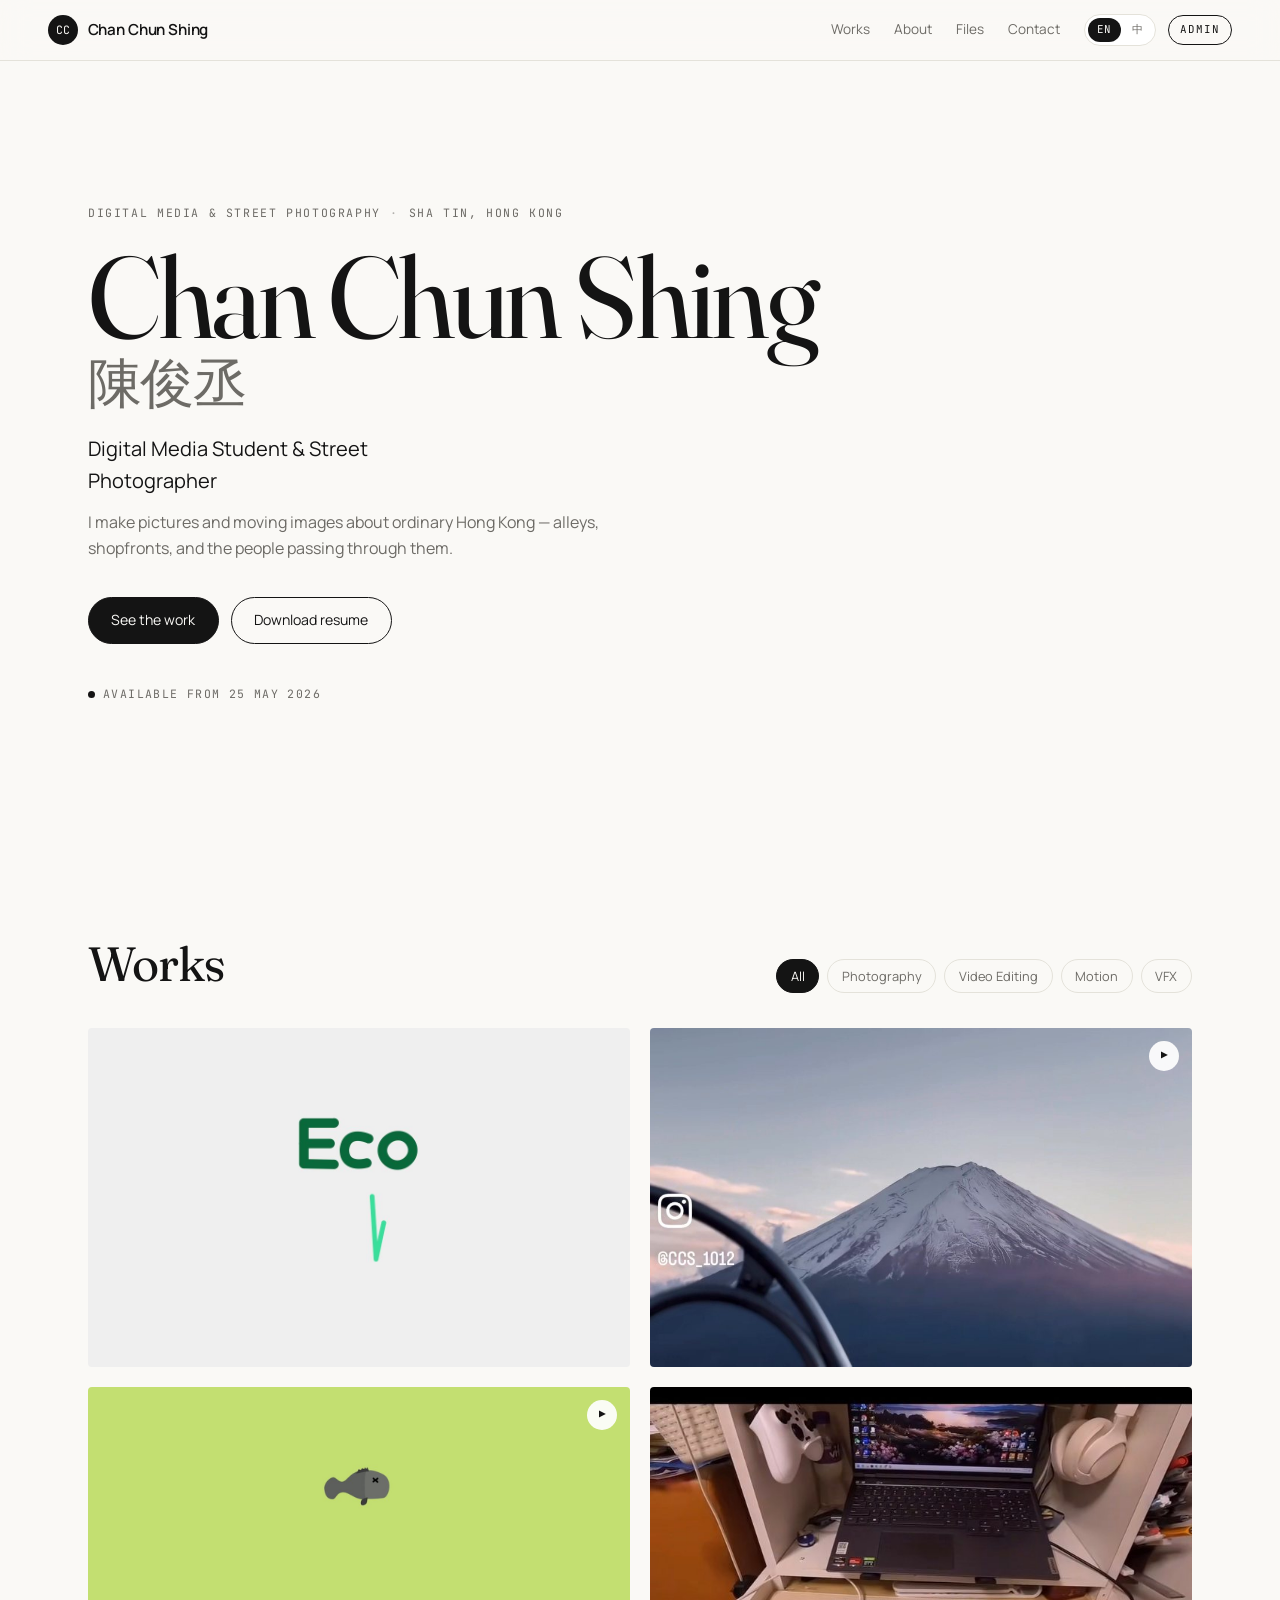
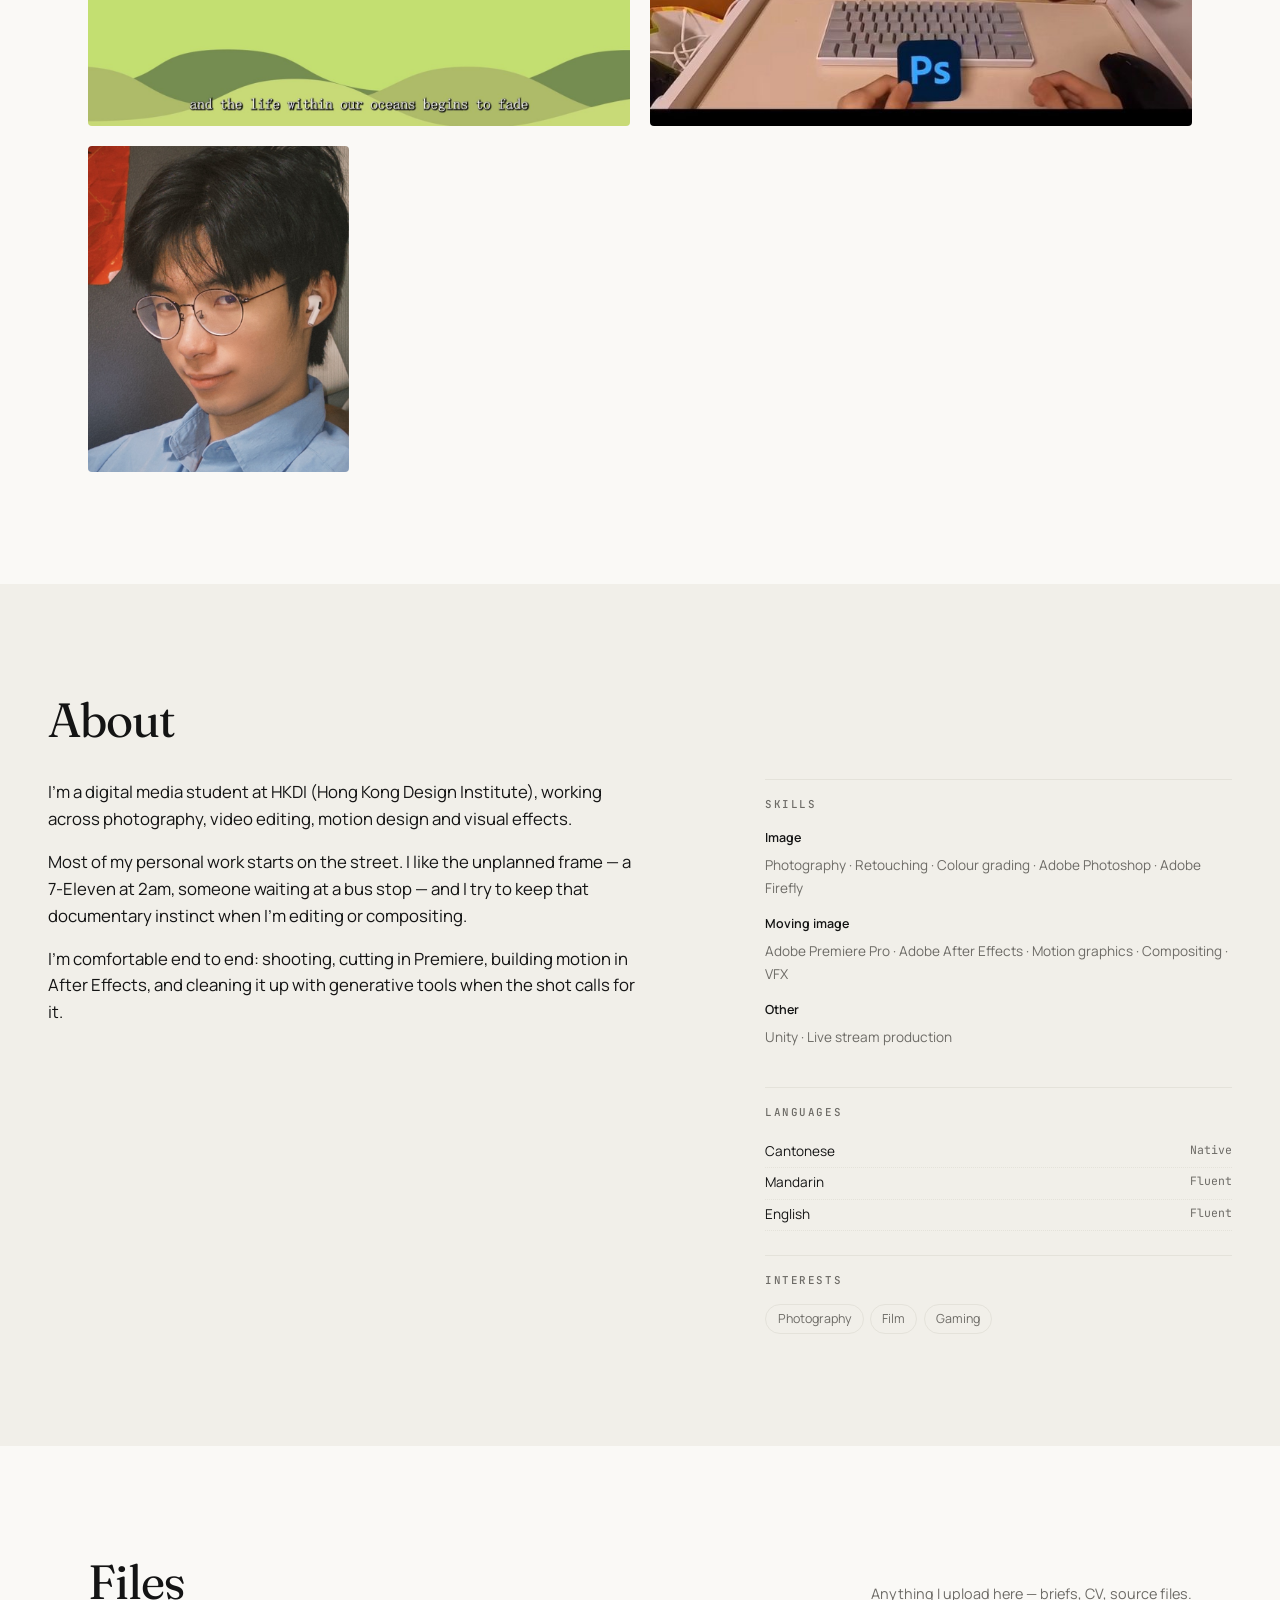
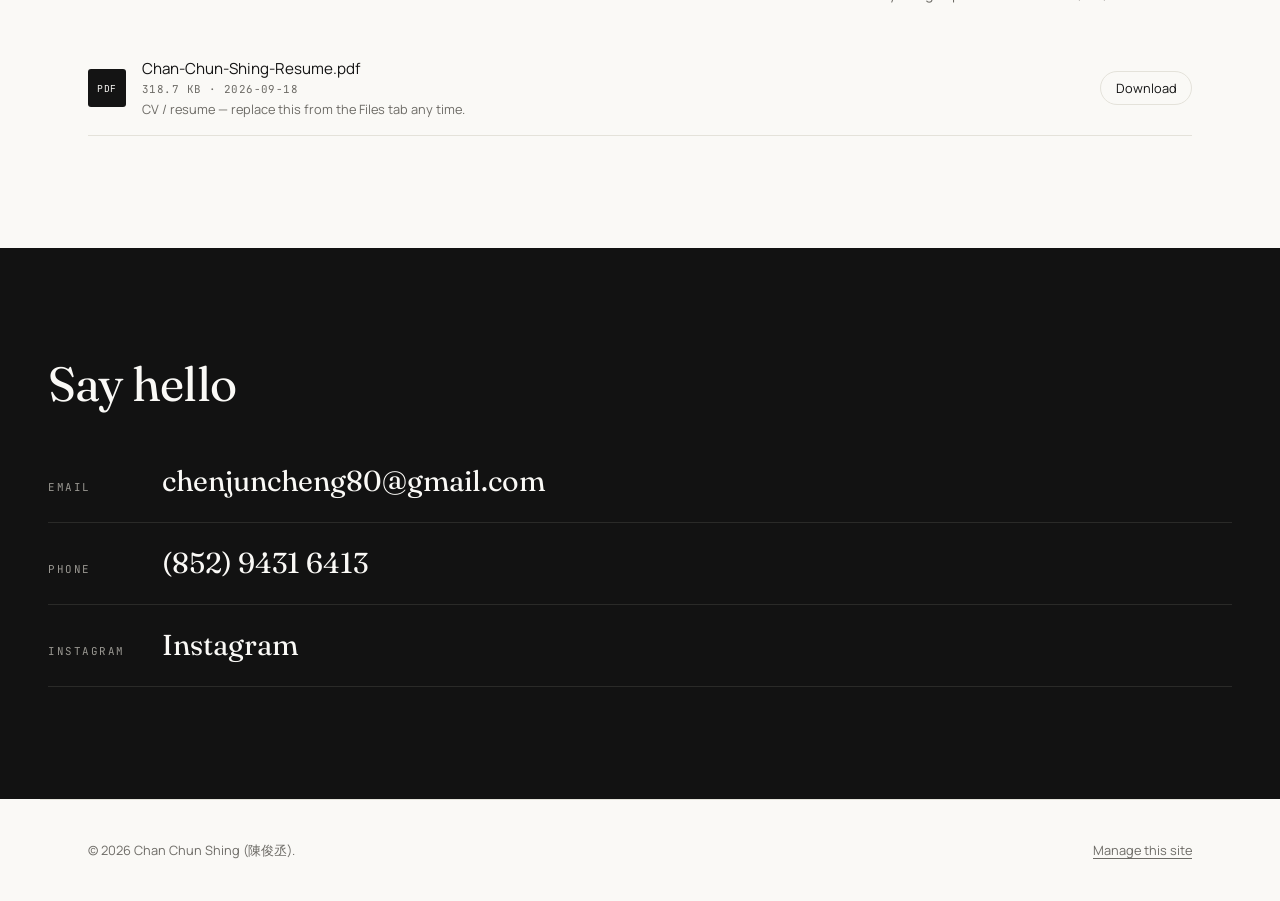
<file: index.html>
<!DOCTYPE html>
<html lang="en">
<head>
<meta charset="utf-8" />
<meta name="viewport" content="width=device-width, initial-scale=1" />
<title>Chan Chun Shing — Studio</title>
<meta name="description" content="Portfolio and file studio of Chan Chun Shing (陳俊丞) — photography, video editing, motion and VFX." />
<link rel="preconnect" href="https://fonts.googleapis.com" />
<link rel="preconnect" href="https://fonts.gstatic.com" crossorigin />
<link href="https://fonts.googleapis.com/css2?family=Fraunces:ital,opsz,wght@0,9..144,300..700;1,9..144,300..700&family=Manrope:wght@300;400;500;600&family=JetBrains+Mono:wght@400;500&display=swap" rel="stylesheet" />
<link rel="stylesheet" href="css/site.css" />
<script>
  // Set the shell language early so CJK copy never flashes in a fallback face.
  try {
    var l = localStorage.getItem("ccs-studio-lang");
    if (!l) l = /^zh/i.test(navigator.language || "") ? "zh" : "en";
    document.documentElement.lang = l === "zh" ? "zh-Hant" : "en";
  } catch (e) {}
</script>
</head>
<body>

<header class="nav" id="nav">
  <a class="nav__brand" href="#top">
    <span class="nav__mark">CC</span>
    <span class="nav__name" data-i18n="Chan Chun Shing">Chan Chun Shing</span>
  </a>
  <nav class="nav__links">
    <a href="#works" data-i18n="Works">Works</a>
    <a href="#about" data-i18n="About">About</a>
    <a href="#files" data-i18n="Files">Files</a>
    <a href="#contact" data-i18n="Contact">Contact</a>
  </nav>
  <div class="nav__tools">
    <button class="lang" id="langBtn" type="button" aria-label="Switch language">
      <span class="lang__opt is-on" data-lang="en">EN</span>
      <span class="lang__opt" data-lang="zh">中</span>
    </button>
    <a class="nav__admin" href="admin.html" data-i18n="Admin">Admin</a>
  </div>
</header>

<main id="top">

  <!-- ===== Hero ===== -->
  <section class="hero">
    <p class="hero__eyebrow reveal">
      <span data-i18n="Digital Media &amp; Street Photography">Digital Media &amp; Street Photography</span>
      <span class="hero__dot">·</span>
      <span data-profile="location">Sha Tin, Hong Kong</span>
    </p>
    <h1 class="hero__title reveal">
      <span class="hero__line" data-profile="name">Chan Chun Shing</span>
      <span class="hero__line hero__line--alt" data-profile="nameAlt">陳俊丞</span>
    </h1>
    <p class="hero__role reveal" data-profile="role">Digital Media Student &amp; Street Photographer</p>
    <p class="hero__tagline reveal" data-profile="tagline"></p>
    <div class="hero__actions reveal">
      <a class="btn btn--solid" href="#works" data-i18n="See the work">See the work</a>
      <a class="btn" id="heroResume" href="#" data-i18n="Download resume">Download resume</a>
    </div>
    <p class="hero__avail reveal" data-profile="available">Available from 25 May 2026</p>
  </section>

  <!-- ===== Works ===== -->
  <section class="section" id="works">
    <div class="section__head">
      <h2 class="section__title" data-i18n="Works">Works</h2>
      <div class="filters" id="filters"></div>
    </div>
    <div class="grid" id="grid">
      <p class="empty" data-i18n="Loading…">Loading…</p>
    </div>
    <p class="empty is-hidden" id="worksEmpty" data-i18n="No work in this category yet.">No work in this category yet.</p>
  </section>

  <!-- ===== About ===== -->
  <section class="section section--alt" id="about">
    <div class="section__head">
      <h2 class="section__title" data-i18n="About">About</h2>
    </div>
    <div class="about">
      <div class="about__text" id="aboutText"></div>
      <aside class="about__side">
        <div class="panel">
          <h3 class="panel__title" data-i18n="Skills">Skills</h3>
          <div id="skills"></div>
        </div>
        <div class="panel">
          <h3 class="panel__title" data-i18n="Languages">Languages</h3>
          <ul class="langs" id="langs"></ul>
        </div>
        <div class="panel">
          <h3 class="panel__title" data-i18n="Interests">Interests</h3>
          <ul class="tags" id="interests"></ul>
        </div>
      </aside>
    </div>
  </section>

  <!-- ===== Files ===== -->
  <section class="section" id="files">
    <div class="section__head">
      <h2 class="section__title" data-i18n="Files">Files</h2>
      <p class="section__note" data-i18n="Anything I upload here — briefs, CV, source files.">Anything I upload here — briefs, CV, source files.</p>
    </div>
    <ul class="files" id="filesList">
      <li class="empty" data-i18n="Loading…">Loading…</li>
    </ul>
  </section>

  <!-- ===== Contact ===== -->
  <section class="section section--dark" id="contact">
    <h2 class="section__title section__title--dark" data-i18n="Say hello">Say hello</h2>
    <div class="contact">
      <a class="contact__row" id="cEmail" href="#">
        <span class="contact__k" data-i18n="Email">Email</span>
        <span class="contact__v" data-profile="email">chenjuncheng80@gmail.com</span>
      </a>
      <a class="contact__row" id="cPhone" href="#">
        <span class="contact__k" data-i18n="Phone">Phone</span>
        <span class="contact__v" data-profile="phone">(852) 9431 6413</span>
      </a>
      <div id="cLinks"></div>
    </div>
  </section>

</main>

<footer class="footer">
  <p>© <span id="year"></span> <span data-profile="name">Chan Chun Shing</span> (<span data-profile="nameAlt">陳俊丞</span>).</p>
  <p class="footer__sub"><a href="admin.html" data-i18n="Manage this site">Manage this site</a></p>
</footer>

<!-- ===== Lightbox ===== -->
<div class="lightbox" id="lightbox" role="dialog" aria-modal="true" hidden>
  <button class="lightbox__close" id="lbClose" type="button" aria-label="Close">×</button>
  <button class="lightbox__nav lightbox__nav--prev" id="lbPrev" type="button" aria-label="Previous">‹</button>
  <button class="lightbox__nav lightbox__nav--next" id="lbNext" type="button" aria-label="Next">›</button>
  <figure class="lightbox__figure">
    <div class="lightbox__stage" id="lbStage"></div>
    <figcaption>
      <h3 id="lbTitle"></h3>
      <p id="lbMeta"></p>
      <p class="lightbox__desc" id="lbDesc"></p>
      <a class="lightbox__link" id="lbLink" href="#" target="_blank" rel="noopener" hidden data-i18n="Open link">Open link</a>
    </figcaption>
  </figure>
</div>

<script src="js/i18n.js"></script>
<script src="js/site.js"></script>
</body>
</html>
</file>
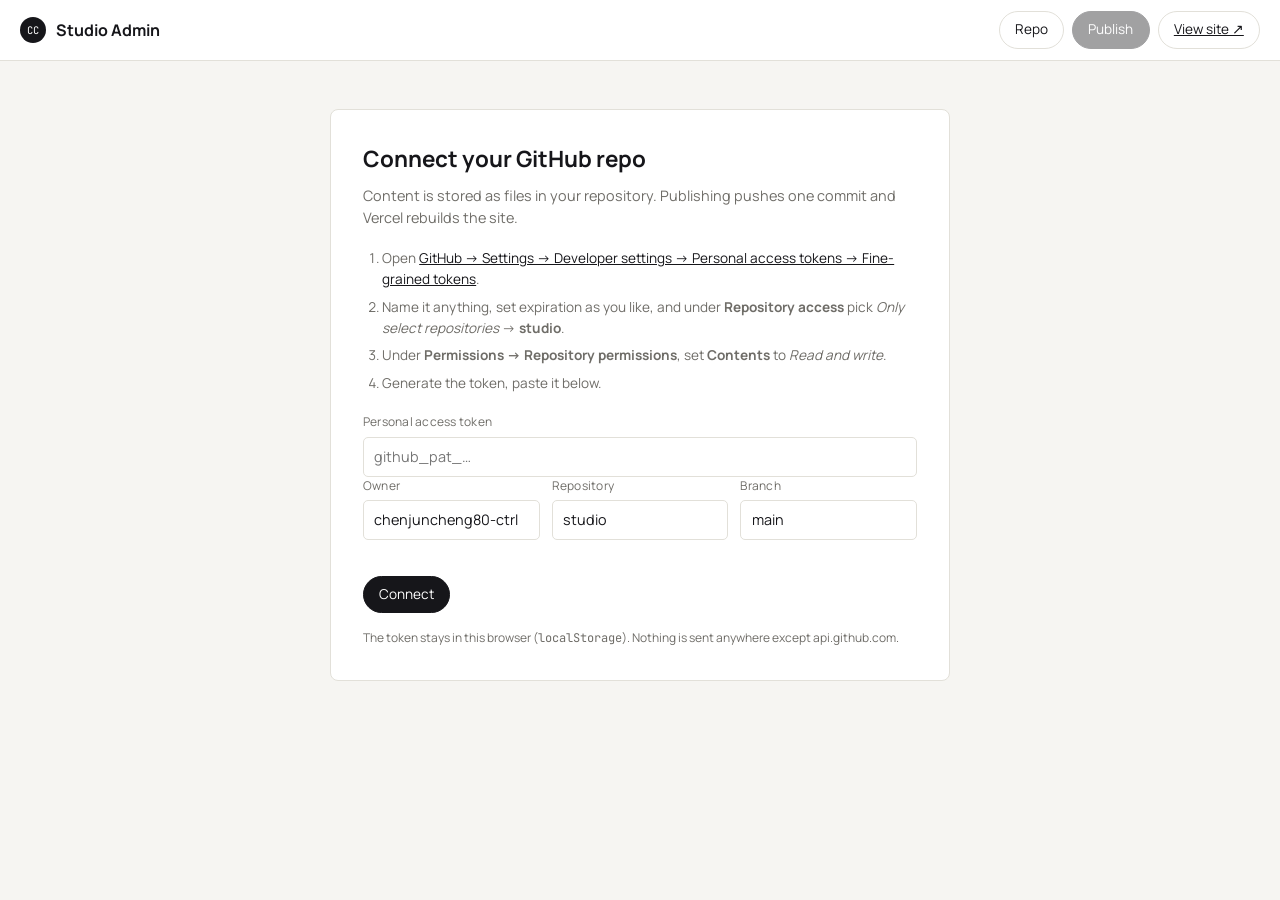
<file: admin.html>
<!DOCTYPE html>
<html lang="en">
<head>
<meta charset="utf-8" />
<meta name="viewport" content="width=device-width, initial-scale=1" />
<title>Studio — Admin</title>
<meta name="robots" content="noindex" />
<link href="https://fonts.googleapis.com/css2?family=Manrope:wght@400;500;600&family=JetBrains+Mono:wght@400;500&display=swap" rel="stylesheet" />
<link rel="stylesheet" href="css/admin.css" />
</head>
<body>

<header class="bar">
  <div class="bar__left">
    <span class="bar__mark">CC</span>
    <strong>Studio Admin</strong>
    <span class="bar__repo" id="repoLabel"></span>
  </div>
  <div class="bar__right">
    <span class="bar__status" id="status"></span>
    <button class="btn btn--ghost" id="btnSettings" type="button">Repo</button>
    <button class="btn" id="btnPublish" type="button" disabled>Publish</button>
    <a class="btn btn--ghost" href="index.html" target="_blank" rel="noopener">View site ↗</a>
  </div>
</header>

<!-- ===== connect ===== -->
<section class="auth" id="auth">
  <div class="auth__card">
    <h1>Connect your GitHub repo</h1>
    <p class="auth__lead">Content is stored as files in your repository. Publishing pushes one commit and Vercel rebuilds the site.</p>
    <ol class="auth__steps">
      <li>Open <a href="https://github.com/settings/personal-access-tokens/new" target="_blank" rel="noopener">GitHub → Settings → Developer settings → Personal access tokens → Fine-grained tokens</a>.</li>
      <li>Name it anything, set expiration as you like, and under <strong>Repository access</strong> pick <em>Only select repositories</em> → <strong>studio</strong>.</li>
      <li>Under <strong>Permissions → Repository permissions</strong>, set <strong>Contents</strong> to <em>Read and write</em>.</li>
      <li>Generate the token, paste it below.</li>
    </ol>
    <label class="field">
      <span>Personal access token</span>
      <input type="password" id="tokenInput" placeholder="github_pat_…" autocomplete="off" />
    </label>
    <div class="auth__grid">
      <label class="field"><span>Owner</span><input id="ownerInput" value="chenjuncheng80-ctrl" /></label>
      <label class="field"><span>Repository</span><input id="repoInput" value="studio" /></label>
      <label class="field"><span>Branch</span><input id="branchInput" value="main" /></label>
    </div>
    <p class="auth__err" id="authErr"></p>
    <button class="btn" id="btnConnect" type="button">Connect</button>
    <p class="auth__note">The token stays in this browser (<code>localStorage</code>). Nothing is sent anywhere except api.github.com.</p>
  </div>
</section>

<!-- ===== app ===== -->
<main class="app" id="app" hidden>
  <nav class="tabs" id="tabs">
    <button class="tab is-on" data-tab="works" type="button">Works</button>
    <button class="tab" data-tab="files" type="button">Files</button>
    <button class="tab" data-tab="profile" type="button">Profile</button>
  </nav>

  <!-- works -->
  <section class="panel" data-panel="works">
    <div class="panel__bar">
      <h2>Works <span class="count" id="worksCount"></span></h2>
      <div class="panel__actions">
        <button class="btn btn--ghost" id="btnCats" type="button">Categories</button>
        <button class="btn" id="btnAddWork" type="button">+ Add work</button>
      </div>
    </div>
    <p class="hint">Drag a row to reorder. Changes only go live after <strong>Publish</strong>.</p>
    <ul class="rows" id="workRows"></ul>
  </section>

  <!-- files -->
  <section class="panel" data-panel="files" hidden>
    <div class="panel__bar">
      <h2>Files <span class="count" id="filesCount"></span></h2>
      <div class="panel__actions">
        <button class="btn" id="btnUpload" type="button">Upload files</button>
        <input type="file" id="filePick" multiple hidden />
      </div>
    </div>
    <p class="hint">Anything up to 25&nbsp;MB each. One of these can be marked as the resume that the hero button downloads.</p>
    <div class="drop" id="drop">Drop files here, or click to choose</div>
    <ul class="rows" id="fileRows"></ul>
  </section>

  <!-- profile -->
  <section class="panel" data-panel="profile" hidden>
    <div class="panel__bar"><h2>Profile</h2></div>
    <div class="form">
      <div class="form__grid">
        <label class="field"><span>Name</span><input data-p="name" /></label>
        <label class="field"><span>Name (alt / 中文)</span><input data-p="nameAlt" /></label>
        <label class="field"><span>Role</span><input data-p="role" /></label>
        <label class="field"><span>Location</span><input data-p="location" /></label>
        <label class="field"><span>Availability note</span><input data-p="available" /></label>
        <label class="field"><span>Resume file</span><input data-p="resumeFile" readonly class="is-readonly" /></label>
        <label class="field"><span>Email</span><input data-p="email" /></label>
        <label class="field"><span>Phone</span><input data-p="phone" /></label>
      </div>
      <label class="field"><span>Tagline</span><textarea data-p="tagline" rows="2"></textarea></label>
      <label class="field"><span>About — one paragraph per line</span><textarea data-p="about" rows="5"></textarea></label>
      <label class="field"><span>Interests — comma separated</span><input data-p="interests" /></label>

      <div class="sub">
        <div class="sub__head"><h3>Links</h3><button class="btn btn--mini" data-add="links" type="button">+ Add</button></div>
        <ul class="sub__list" data-list="links"></ul>
      </div>
      <div class="sub">
        <div class="sub__head"><h3>Skill groups</h3><button class="btn btn--mini" data-add="skills" type="button">+ Add</button></div>
        <ul class="sub__list" data-list="skills"></ul>
      </div>
      <div class="sub">
        <div class="sub__head"><h3>Languages</h3><button class="btn btn--mini" data-add="languages" type="button">+ Add</button></div>
        <ul class="sub__list" data-list="languages"></ul>
      </div>
    </div>
  </section>
</main>

<!-- ===== work editor ===== -->
<div class="modal" id="workModal" hidden>
  <div class="modal__box">
    <header class="modal__head"><h3 id="workModalTitle">Edit work</h3><button class="modal__x" data-close type="button">×</button></header>
    <div class="modal__body">
      <div class="form__grid">
        <label class="field"><span>Title</span><input data-w="title" /></label>
        <label class="field"><span>Category</span><select data-w="category"></select></label>
        <label class="field"><span>Year</span><input data-w="year" placeholder="2026" /></label>
        <label class="field"><span>Type</span>
          <select data-w="type"><option value="image">Image</option><option value="video">Video</option></select>
        </label>
      </div>
      <label class="field"><span>Description</span><textarea data-w="desc" rows="3"></textarea></label>
      <label class="field"><span>External link (optional)</span><input data-w="link" placeholder="https://…" /></label>
      <div class="field">
        <span>Media file</span>
        <div class="media">
          <div class="media__preview" id="mediaPreview"></div>
          <div class="media__pick">
            <button class="btn btn--ghost" id="btnPickMedia" type="button">Choose file…</button>
            <input type="file" id="mediaPick" accept="image/*,video/*" hidden />
            <p class="hint" id="mediaName">No file chosen</p>
          </div>
        </div>
      </div>
      <label class="field"><span>Poster image (videos only, optional)</span>
        <div class="media">
          <div class="media__pick">
            <button class="btn btn--ghost" id="btnPickPoster" type="button">Choose poster…</button>
            <input type="file" id="posterPick" accept="image/*" hidden />
            <p class="hint" id="posterName">No poster</p>
          </div>
        </div>
      </label>
      <label class="check"><input type="checkbox" data-w="featured" /><span>Featured — spans two columns</span></label>
    </div>
    <footer class="modal__foot">
      <button class="btn btn--ghost" data-close type="button">Cancel</button>
      <button class="btn" id="btnSaveWork" type="button">Save</button>
    </footer>
  </div>
</div>

<!-- ===== category editor ===== -->
<div class="modal" id="catModal" hidden>
  <div class="modal__box modal__box--sm">
    <header class="modal__head"><h3>Categories</h3><button class="modal__x" data-close type="button">×</button></header>
    <div class="modal__body">
      <ul class="sub__list" id="catList"></ul>
      <button class="btn btn--mini" id="btnAddCat" type="button">+ Add category</button>
    </div>
    <footer class="modal__foot">
      <button class="btn btn--ghost" data-close type="button">Close</button>
    </footer>
  </div>
</div>

<div class="toast" id="toast" hidden></div>

<script src="js/github.js"></script>
<script src="js/admin.js"></script>
</body>
</html>
</file>
<file: css/site.css>
/* =========================================================
   Chan Chun Shing — Studio
   Editorial black & white. Content lives in data/*.json and
   is edited from admin.html.
   ========================================================= */

:root {
  --bg: #faf9f6;
  --bg-alt: #f1efe9;
  --paper: #ffffff;
  --ink: #141414;
  --muted: #6d6b66;
  --line: #e4e2da;
  --line-dark: #2a2a28;
  --dark: #121212;
  --dark-2: #1a1a18;
  --dark-muted: #9a9892;

  --font-display: "Fraunces", Georgia, "Times New Roman", serif;
  --font-body: "Manrope", -apple-system, BlinkMacSystemFont, "Segoe UI", sans-serif;
  --font-mono: "JetBrains Mono", "SFMono-Regular", Consolas, monospace;
  --font-cjk: "PingFang SC", "PingFang HK", "Hiragino Sans GB", "Microsoft YaHei", "Noto Sans SC", sans-serif;

  --maxw: 1200px;
  --pad: clamp(1.25rem, 4vw, 3rem);
  --ease: cubic-bezier(0.16, 1, 0.3, 1);
}

* { box-sizing: border-box; margin: 0; padding: 0; }
html { scroll-behavior: smooth; }
html[lang^="zh"] {
  --font-display: "Fraunces", var(--font-cjk);
  --font-body: "Manrope", var(--font-cjk);
  --font-mono: "JetBrains Mono", var(--font-cjk);
}

body {
  font-family: var(--font-body);
  color: var(--ink);
  background: var(--bg);
  line-height: 1.6;
  -webkit-font-smoothing: antialiased;
  text-rendering: optimizeLegibility;
  overflow-x: hidden;
}

::selection { background: var(--ink); color: var(--bg); }
a { color: inherit; text-decoration: none; }
img, video { display: block; max-width: 100%; }
ul { list-style: none; }
button { font: inherit; color: inherit; }

.is-hidden { display: none !important; }
.empty { color: var(--muted); font-size: 0.95rem; padding: 1rem 0; }

/* ---------- Reveal ---------- */
.reveal { opacity: 0; transform: translateY(26px); transition: opacity .7s var(--ease), transform .7s var(--ease); }
.reveal.is-in { opacity: 1; transform: none; }

/* ---------- Nav ---------- */
.nav {
  position: fixed; inset: 0 0 auto 0; z-index: 60;
  display: flex; align-items: center; gap: 1.5rem;
  padding: 0.9rem var(--pad);
  background: rgba(250, 249, 246, 0.82);
  backdrop-filter: blur(14px);
  border-bottom: 1px solid var(--line);
}
.nav__brand { display: flex; align-items: center; gap: 0.6rem; }
.nav__mark {
  display: grid; place-items: center;
  width: 30px; height: 30px; border-radius: 50%;
  background: var(--ink); color: var(--bg);
  font-family: var(--font-mono); font-size: 0.72rem; letter-spacing: 0.04em;
}
.nav__name { font-weight: 600; font-size: 0.95rem; letter-spacing: -0.01em; }
.nav__links { display: flex; gap: 1.5rem; margin-left: auto; }
.nav__links a {
  font-size: 0.85rem; color: var(--muted); position: relative; padding: 0.2rem 0;
  transition: color .3s var(--ease);
}
.nav__links a::after {
  content: ""; position: absolute; left: 0; bottom: 0; height: 1px; width: 100%;
  background: var(--ink); transform: scaleX(0); transform-origin: left;
  transition: transform .4s var(--ease);
}
.nav__links a:hover { color: var(--ink); }
.nav__links a:hover::after { transform: scaleX(1); }
.nav__tools { display: flex; align-items: center; gap: 0.75rem; }

.lang {
  display: inline-flex; align-items: center; gap: 0.15rem;
  padding: 0.18rem; border-radius: 999px;
  border: 1px solid var(--line); background: var(--paper); cursor: pointer;
}
.lang__opt {
  padding: 0.2rem 0.55rem; border-radius: 999px;
  font-family: var(--font-mono); font-size: 0.68rem; letter-spacing: 0.06em;
  color: var(--muted); transition: background .25s var(--ease), color .25s var(--ease);
}
.lang__opt.is-on { background: var(--ink); color: var(--bg); }

.nav__admin {
  font-family: var(--font-mono); font-size: 0.68rem; letter-spacing: 0.08em;
  text-transform: uppercase; padding: 0.35rem 0.7rem; border-radius: 999px;
  border: 1px solid var(--ink); transition: background .25s var(--ease), color .25s var(--ease);
}
.nav__admin:hover { background: var(--ink); color: var(--bg); }

/* ---------- Hero ---------- */
.hero {
  min-height: 92vh; display: flex; flex-direction: column; justify-content: center;
  padding: 9rem var(--pad) 4rem; max-width: var(--maxw); margin: 0 auto;
}
.hero__eyebrow {
  font-family: var(--font-mono); font-size: 0.72rem; letter-spacing: 0.14em;
  text-transform: uppercase; color: var(--muted); display: flex; gap: 0.6rem; flex-wrap: wrap;
}
.hero__dot { opacity: 0.5; }
.hero__title { margin: 1.2rem 0 0; display: flex; flex-direction: column; }
.hero__line {
  font-family: var(--font-display); font-weight: 400;
  font-size: clamp(2.6rem, 9vw, 7.5rem); line-height: 0.94; letter-spacing: -0.03em;
}
.hero__line--alt { color: var(--muted); font-size: clamp(1.4rem, 4.4vw, 3.4rem); margin-top: 0.4rem; }
.hero__role { margin-top: 1.6rem; font-size: clamp(1rem, 2vw, 1.25rem); max-width: 34ch; }
.hero__tagline { margin-top: 0.8rem; color: var(--muted); max-width: 52ch; }
.hero__actions { margin-top: 2.2rem; display: flex; gap: 0.75rem; flex-wrap: wrap; }
.hero__avail {
  margin-top: 2.6rem; font-family: var(--font-mono); font-size: 0.72rem;
  letter-spacing: 0.12em; text-transform: uppercase; color: var(--muted);
  display: flex; align-items: center; gap: 0.5rem;
}
.hero__avail::before {
  content: ""; width: 7px; height: 7px; border-radius: 50%; background: var(--ink);
}

.btn {
  display: inline-flex; align-items: center; gap: 0.5rem;
  padding: 0.7rem 1.4rem; border-radius: 999px; border: 1px solid var(--ink);
  font-size: 0.88rem; cursor: pointer;
  transition: background .3s var(--ease), color .3s var(--ease), transform .3s var(--ease);
}
.btn:hover { transform: translateY(-2px); }
.btn--solid { background: var(--ink); color: var(--bg); }
.btn--solid:hover { background: var(--dark-2); }

/* ---------- Sections ---------- */
.section { padding: clamp(4rem, 9vw, 7rem) var(--pad); max-width: var(--maxw); margin: 0 auto; }
.section--alt { max-width: none; background: var(--bg-alt); }
.section--alt > * { max-width: var(--maxw); margin-inline: auto; }
.section--dark { max-width: none; background: var(--dark); color: var(--bg); }
.section--dark > * { max-width: var(--maxw); margin-inline: auto; }

.section__head { display: flex; align-items: baseline; justify-content: space-between; gap: 1.5rem; flex-wrap: wrap; margin-bottom: 2.2rem; }
.section__title {
  font-family: var(--font-display); font-weight: 400;
  font-size: clamp(1.8rem, 4vw, 3rem); letter-spacing: -0.02em; line-height: 1;
}
.section__title--dark { color: var(--bg); }
.section__note { color: var(--muted); font-size: 0.9rem; }
.section--dark .section__note { color: var(--dark-muted); }

/* ---------- Filters ---------- */
.filters { display: flex; gap: 0.5rem; flex-wrap: wrap; }
.filter {
  padding: 0.35rem 0.85rem; border-radius: 999px; border: 1px solid var(--line);
  background: transparent; cursor: pointer; font-size: 0.8rem; color: var(--muted);
  transition: all .25s var(--ease);
}
.filter:hover { border-color: var(--ink); color: var(--ink); }
.filter.is-on { background: var(--ink); border-color: var(--ink); color: var(--bg); }

/* ---------- Work grid ---------- */
.grid { display: grid; grid-template-columns: repeat(auto-fill, minmax(260px, 1fr)); gap: 1.25rem; }
.card {
  position: relative; overflow: hidden; border-radius: 4px; cursor: pointer;
  background: var(--bg-alt); aspect-ratio: 4 / 5; border: 0; padding: 0; text-align: left;
  display: block; width: 100%;
}
.card--wide { grid-column: span 2; aspect-ratio: 8 / 5; }
.card__media { width: 100%; height: 100%; object-fit: cover; transition: transform .9s var(--ease), filter .6s var(--ease); }
.card:hover .card__media { transform: scale(1.05); }
.card__mask {
  position: absolute; inset: 0; padding: 1.1rem; display: flex; flex-direction: column; justify-content: flex-end;
  background: linear-gradient(to top, rgba(10, 10, 10, 0.78) 0%, rgba(10, 10, 10, 0.15) 55%, rgba(10, 10, 10, 0) 100%);
  color: #fff; opacity: 0; transition: opacity .45s var(--ease);
}
.card:hover .card__mask, .card:focus-visible .card__mask { opacity: 1; }
.card__cat { font-family: var(--font-mono); font-size: 0.65rem; letter-spacing: 0.12em; text-transform: uppercase; opacity: 0.85; }
.card__title { font-family: var(--font-display); font-weight: 400; font-size: 1.15rem; line-height: 1.2; margin-top: 0.25rem; }
.card__year { font-family: var(--font-mono); font-size: 0.7rem; opacity: 0.8; margin-top: 0.2rem; }
.card__play {
  position: absolute; top: 0.8rem; right: 0.8rem; width: 30px; height: 30px; border-radius: 50%;
  display: grid; place-items: center; background: rgba(255,255,255,0.92); color: #141414;
  font-size: 0.7rem; font-family: var(--font-mono);
}

/* ---------- About ---------- */
.about { display: grid; grid-template-columns: 1.4fr 1fr; gap: clamp(2rem, 5vw, 4rem); }
.about__text p { font-size: 1.05rem; margin-bottom: 1rem; max-width: 60ch; }
.about__text p:last-child { margin-bottom: 0; }
.about__side { display: flex; flex-direction: column; gap: 1.5rem; }
.panel { border-top: 1px solid var(--line); padding-top: 1rem; }
.panel__title {
  font-family: var(--font-mono); font-size: 0.68rem; letter-spacing: 0.14em;
  text-transform: uppercase; color: var(--muted); font-weight: 500; margin-bottom: 0.9rem;
}
.skill { margin-bottom: 0.9rem; }
.skill__group { font-size: 0.78rem; color: var(--ink); font-weight: 600; margin-bottom: 0.35rem; }
.skill__items { color: var(--muted); font-size: 0.85rem; line-height: 1.7; }
.langs li { display: flex; justify-content: space-between; font-size: 0.85rem; padding: 0.28rem 0; border-bottom: 1px dotted var(--line); }
.langs li span:last-child { color: var(--muted); font-family: var(--font-mono); font-size: 0.72rem; }
.tags { display: flex; gap: 0.4rem; flex-wrap: wrap; }
.tags li {
  font-size: 0.78rem; padding: 0.25rem 0.7rem; border-radius: 999px;
  border: 1px solid var(--line); color: var(--muted);
}

/* ---------- Files ---------- */
.files { display: flex; flex-direction: column; }
.files li {
  display: flex; align-items: center; gap: 1rem; padding: 1rem 0;
  border-bottom: 1px solid var(--line);
}
.file__ico {
  width: 38px; height: 38px; flex: none; border-radius: 3px; display: grid; place-items: center;
  background: var(--ink); color: var(--bg); font-family: var(--font-mono); font-size: 0.6rem; letter-spacing: 0.04em;
}
.file__body { min-width: 0; flex: 1; }
.file__name { font-size: 0.95rem; overflow: hidden; text-overflow: ellipsis; white-space: nowrap; }
.file__meta { font-family: var(--font-mono); font-size: 0.68rem; color: var(--muted); letter-spacing: 0.04em; }
.file__note { font-size: 0.8rem; color: var(--muted); }
.file__go { font-size: 0.8rem; padding: 0.35rem 0.9rem; border: 1px solid var(--line); border-radius: 999px; white-space: nowrap; transition: all .25s var(--ease); }
.file__go:hover { background: var(--ink); color: var(--bg); border-color: var(--ink); }

/* ---------- Contact ---------- */
.contact { margin-top: 2rem; display: flex; flex-direction: column; }
.contact__row {
  display: flex; align-items: baseline; gap: 1.5rem; padding: 1.1rem 0;
  border-bottom: 1px solid var(--line-dark);
}
.contact__k { font-family: var(--font-mono); font-size: 0.68rem; letter-spacing: 0.14em; text-transform: uppercase; color: var(--dark-muted); width: 90px; flex: none; }
.contact__v { font-family: var(--font-display); font-size: clamp(1.1rem, 2.6vw, 1.8rem); }
.contact__row:hover .contact__v { text-decoration: underline; text-underline-offset: 5px; }

/* ---------- Footer ---------- */
.footer {
  padding: 2.5rem var(--pad); border-top: 1px solid var(--line);
  display: flex; justify-content: space-between; gap: 1rem; flex-wrap: wrap;
  font-size: 0.8rem; color: var(--muted); max-width: var(--maxw); margin: 0 auto;
}
.footer__sub a { text-decoration: underline; text-underline-offset: 3px; }

/* ---------- Lightbox ---------- */
.lightbox {
  position: fixed; inset: 0; z-index: 90; background: rgba(12, 12, 12, 0.94);
  display: grid; place-items: center; padding: clamp(1rem, 4vw, 3rem);
  color: #fff; overflow: auto;
}
.lightbox[hidden] { display: none; }
.lightbox__figure { max-width: 1100px; width: 100%; display: grid; gap: 1.2rem; }
.lightbox__stage { display: grid; place-items: center; min-height: 30vh; }
.lightbox__stage img, .lightbox__stage video { max-height: 66vh; width: auto; max-width: 100%; object-fit: contain; }
.lightbox__figure figcaption h3 { font-family: var(--font-display); font-weight: 400; font-size: 1.5rem; }
.lightbox__figure figcaption p { color: #b9b7b2; font-size: 0.85rem; margin-top: 0.25rem; }
.lightbox__desc { margin-top: 0.7rem !important; color: #d8d6d1 !important; max-width: 62ch; }
.lightbox__link { display: inline-block; margin-top: 0.8rem; font-size: 0.8rem; text-decoration: underline; text-underline-offset: 4px; }
.lightbox__close, .lightbox__nav {
  position: fixed; background: rgba(255,255,255,0.1); border: 0; color: #fff; cursor: pointer;
  width: 42px; height: 42px; border-radius: 50%; display: grid; place-items: center;
  font-size: 1.4rem; line-height: 1; transition: background .25s var(--ease);
}
.lightbox__close:hover, .lightbox__nav:hover { background: rgba(255,255,255,0.24); }
.lightbox__close { top: 1.2rem; right: 1.2rem; }
.lightbox__nav--prev { left: 1.2rem; top: 50%; transform: translateY(-50%); }
.lightbox__nav--next { right: 1.2rem; top: 50%; transform: translateY(-50%); }

/* ---------- Responsive ---------- */
@media (max-width: 860px) {
  .nav__links { display: none; }
  .about { grid-template-columns: 1fr; }
  .card--wide { grid-column: auto; aspect-ratio: 4 / 5; }
}
@media (prefers-reduced-motion: reduce) {
  .reveal { opacity: 1; transform: none; transition: none; }
  .card__media, .btn { transition: none; }
}
</file>
<file: css/admin.css>
/* Studio admin — deliberately plain: it is a tool, not the portfolio. */
:root {
  --bg: #f6f5f2;
  --paper: #ffffff;
  --ink: #16161a;
  --muted: #6f6d68;
  --line: #e2e0d9;
  --ok: #1f7a4d;
  --warn: #9a6a12;
  --err: #a3302b;
  --font-body: "Manrope", -apple-system, BlinkMacSystemFont, "Segoe UI", sans-serif;
  --font-mono: "JetBrains Mono", "SFMono-Regular", Consolas, monospace;
}
* { box-sizing: border-box; margin: 0; padding: 0; }
body { font-family: var(--font-body); color: var(--ink); background: var(--bg); line-height: 1.55; }
a { color: inherit; }
button { font: inherit; }

/* ---------- bar ---------- */
.bar {
  position: sticky; top: 0; z-index: 40; display: flex; align-items: center; gap: 1rem;
  padding: 0.7rem 1.25rem; background: var(--paper); border-bottom: 1px solid var(--line);
  flex-wrap: wrap;
}
.bar__left { display: flex; align-items: center; gap: 0.6rem; }
.bar__mark {
  width: 26px; height: 26px; border-radius: 50%; background: var(--ink); color: #fff;
  display: grid; place-items: center; font-family: var(--font-mono); font-size: 0.65rem;
}
.bar__repo { font-family: var(--font-mono); font-size: 0.72rem; color: var(--muted); }
.bar__right { margin-left: auto; display: flex; align-items: center; gap: 0.5rem; }
.bar__status { font-size: 0.78rem; color: var(--muted); }
.bar__status.is-dirty { color: var(--warn); font-weight: 600; }
.bar__status.is-ok { color: var(--ok); }

.btn {
  padding: 0.45rem 0.95rem; border-radius: 999px; border: 1px solid var(--ink);
  background: var(--ink); color: #fff; cursor: pointer; font-size: 0.85rem;
  transition: opacity .2s ease, transform .2s ease;
}
.btn:hover:not(:disabled) { transform: translateY(-1px); }
.btn:disabled { opacity: 0.4; cursor: not-allowed; }
.btn--ghost { background: transparent; color: var(--ink); border-color: var(--line); }
.btn--ghost:hover { border-color: var(--ink); }
.btn--mini { padding: 0.2rem 0.6rem; font-size: 0.75rem; background: transparent; color: var(--ink); border-color: var(--line); }
.btn--mini:hover { border-color: var(--ink); }
.btn--danger { background: transparent; color: var(--err); border-color: rgba(163,48,43,0.4); }
.btn--danger:hover { background: var(--err); color: #fff; border-color: var(--err); }

/* ---------- auth ---------- */
.auth { display: grid; place-items: center; padding: 3rem 1.25rem; }
.auth__card {
  max-width: 620px; width: 100%; background: var(--paper); border: 1px solid var(--line);
  border-radius: 8px; padding: 2rem;
}
.auth__card h1 { font-size: 1.4rem; margin-bottom: 0.5rem; }
.auth__lead { color: var(--muted); font-size: 0.9rem; }
.auth__steps { margin: 1.2rem 0; padding-left: 1.2rem; list-style: decimal; font-size: 0.85rem; color: var(--muted); }
.auth__steps li { margin-bottom: 0.4rem; }
.auth__steps a { color: var(--ink); text-decoration: underline; }
.auth__grid { display: grid; grid-template-columns: repeat(3, 1fr); gap: 0.75rem; }
.auth__err { color: var(--err); font-size: 0.82rem; min-height: 1.2rem; margin: 0.5rem 0; }
.auth__note { margin-top: 1rem; font-size: 0.75rem; color: var(--muted); }
.auth__note code { font-family: var(--font-mono); }

/* ---------- app ---------- */
.app { max-width: 980px; margin: 0 auto; padding: 1.5rem 1.25rem 5rem; }
.tabs { display: flex; gap: 0.25rem; border-bottom: 1px solid var(--line); margin-bottom: 1.5rem; }
.tab {
  background: none; border: 0; padding: 0.6rem 1rem; cursor: pointer;
  color: var(--muted); font-size: 0.9rem; border-bottom: 2px solid transparent; margin-bottom: -1px;
}
.tab.is-on { color: var(--ink); border-bottom-color: var(--ink); }
.panel[hidden] { display: none; }
.panel__bar { display: flex; align-items: center; gap: 1rem; margin-bottom: 0.4rem; flex-wrap: wrap; }
.panel__bar h2 { font-size: 1.15rem; font-weight: 600; }
.panel__actions { margin-left: auto; display: flex; gap: 0.5rem; }
.count { font-family: var(--font-mono); font-size: 0.72rem; color: var(--muted); font-weight: 400; }
.hint { font-size: 0.8rem; color: var(--muted); margin-bottom: 1rem; }

/* ---------- rows ---------- */
.rows { display: flex; flex-direction: column; gap: 0.5rem; }
.row {
  display: flex; align-items: center; gap: 0.9rem; background: var(--paper);
  border: 1px solid var(--line); border-radius: 6px; padding: 0.6rem 0.8rem;
}
.row.is-new { border-color: var(--ok); }
.row.is-gone { opacity: 0.45; }
.row__grip { cursor: grab; color: var(--muted); font-family: var(--font-mono); user-select: none; }
.row__thumb {
  width: 52px; height: 52px; border-radius: 4px; object-fit: cover; background: var(--bg); flex: none;
}
.row__body { min-width: 0; flex: 1; }
.row__title { font-size: 0.92rem; font-weight: 500; overflow: hidden; text-overflow: ellipsis; white-space: nowrap; }
.row__meta { font-family: var(--font-mono); font-size: 0.68rem; color: var(--muted); }
.row__ops { display: flex; gap: 0.35rem; flex: none; }

/* ---------- drop ---------- */
.drop {
  border: 1.5px dashed var(--line); border-radius: 8px; padding: 1.6rem; text-align: center;
  color: var(--muted); font-size: 0.85rem; cursor: pointer; margin-bottom: 1rem; background: var(--paper);
}
.drop.is-over { border-color: var(--ink); color: var(--ink); }

/* ---------- forms ---------- */
.form { display: flex; flex-direction: column; gap: 1rem; }
.form__grid { display: grid; grid-template-columns: repeat(2, 1fr); gap: 0.9rem; }
.field { display: flex; flex-direction: column; gap: 0.3rem; }
.field > span { font-size: 0.75rem; color: var(--muted); letter-spacing: 0.02em; }
.field input, .field textarea, .field select {
  font: inherit; font-size: 0.9rem; padding: 0.5rem 0.65rem; border: 1px solid var(--line);
  border-radius: 5px; background: var(--paper); color: var(--ink); width: 100%;
}
.field input:focus, .field textarea:focus, .field select:focus { outline: 2px solid rgba(22,22,26,0.15); border-color: var(--ink); }
.field input.is-readonly { background: var(--bg); color: var(--muted); }
.check { display: flex; align-items: center; gap: 0.5rem; font-size: 0.88rem; }

.sub { border-top: 1px solid var(--line); padding-top: 0.9rem; }
.sub__head { display: flex; align-items: center; gap: 0.75rem; margin-bottom: 0.6rem; }
.sub__head h3 { font-size: 0.9rem; font-weight: 600; }
.sub__list { display: flex; flex-direction: column; gap: 0.4rem; }
.sub__item { display: flex; gap: 0.4rem; align-items: center; }
.sub__item input {
  font: inherit; font-size: 0.85rem; padding: 0.35rem 0.55rem; border: 1px solid var(--line);
  border-radius: 5px; background: var(--paper); flex: 1; min-width: 0;
}
.sub__item input.is-wide { flex: 2; }

/* ---------- modal ---------- */
.modal {
  position: fixed; inset: 0; z-index: 60; background: rgba(16,16,20,0.45);
  display: grid; place-items: center; padding: 1.25rem; overflow: auto;
}
.modal[hidden] { display: none; }
.modal__box {
  background: var(--paper); border-radius: 10px; width: 100%; max-width: 640px;
  box-shadow: 0 18px 60px rgba(0,0,0,0.22);
}
.modal__box--sm { max-width: 460px; }
.modal__head { display: flex; align-items: center; padding: 1rem 1.25rem; border-bottom: 1px solid var(--line); }
.modal__head h3 { font-size: 1rem; font-weight: 600; }
.modal__x { margin-left: auto; background: none; border: 0; font-size: 1.5rem; line-height: 1; cursor: pointer; color: var(--muted); }
.modal__body { padding: 1.25rem; display: flex; flex-direction: column; gap: 0.9rem; }
.modal__foot { display: flex; justify-content: flex-end; gap: 0.5rem; padding: 0.9rem 1.25rem; border-top: 1px solid var(--line); }

.media { display: flex; gap: 0.9rem; align-items: flex-start; }
.media__preview {
  width: 96px; height: 96px; border-radius: 5px; background: var(--bg); flex: none;
  display: grid; place-items: center; overflow: hidden; font-family: var(--font-mono); font-size: 0.6rem; color: var(--muted);
}
.media__preview img, .media__preview video { width: 100%; height: 100%; object-fit: cover; }
.media__pick { display: flex; flex-direction: column; gap: 0.35rem; align-items: flex-start; }

/* ---------- toast ---------- */
.toast {
  position: fixed; left: 50%; bottom: 1.5rem; transform: translateX(-50%);
  background: var(--ink); color: #fff; padding: 0.6rem 1.1rem; border-radius: 999px;
  font-size: 0.85rem; z-index: 80; box-shadow: 0 8px 30px rgba(0,0,0,0.25);
}
.toast[hidden] { display: none; }
.toast.is-err { background: var(--err); }
.toast.is-ok { background: var(--ok); }

@media (max-width: 640px) {
  .form__grid, .auth__grid { grid-template-columns: 1fr; }
  .row { flex-wrap: wrap; }
}
</file>
